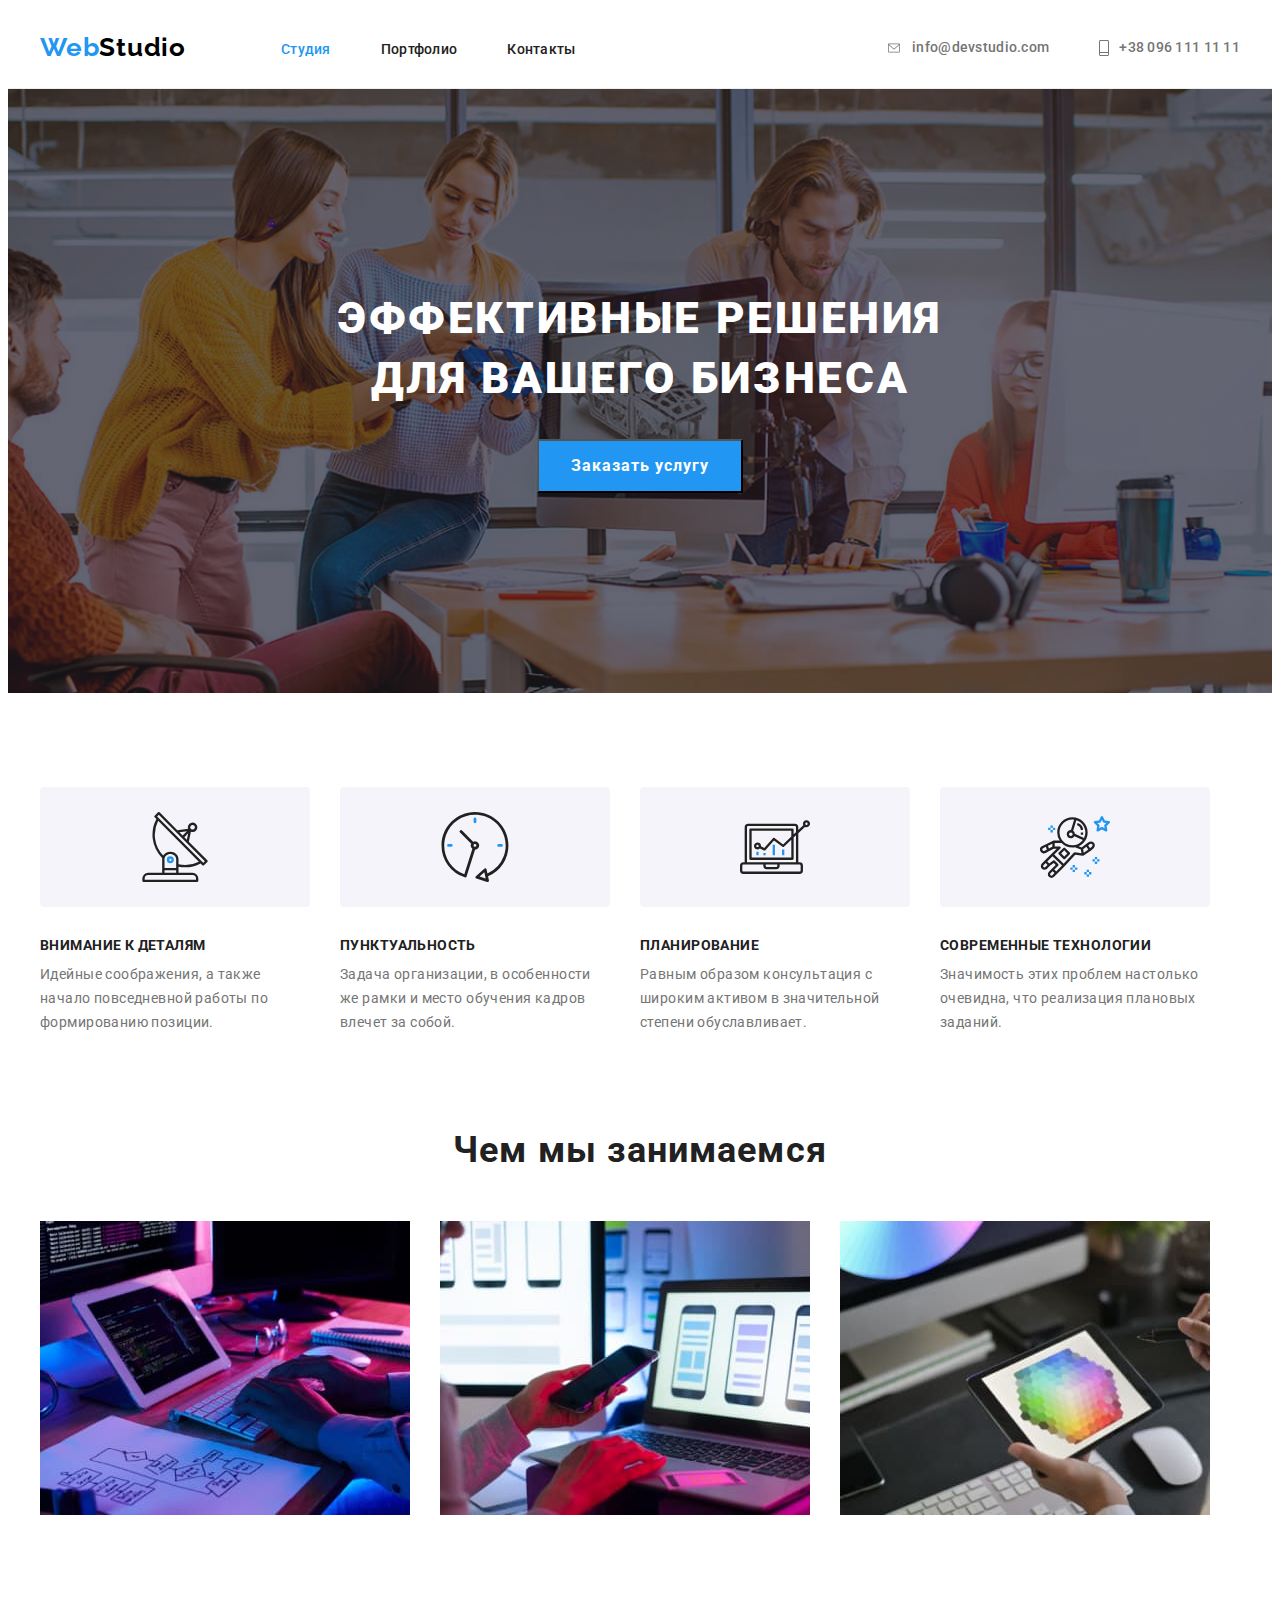
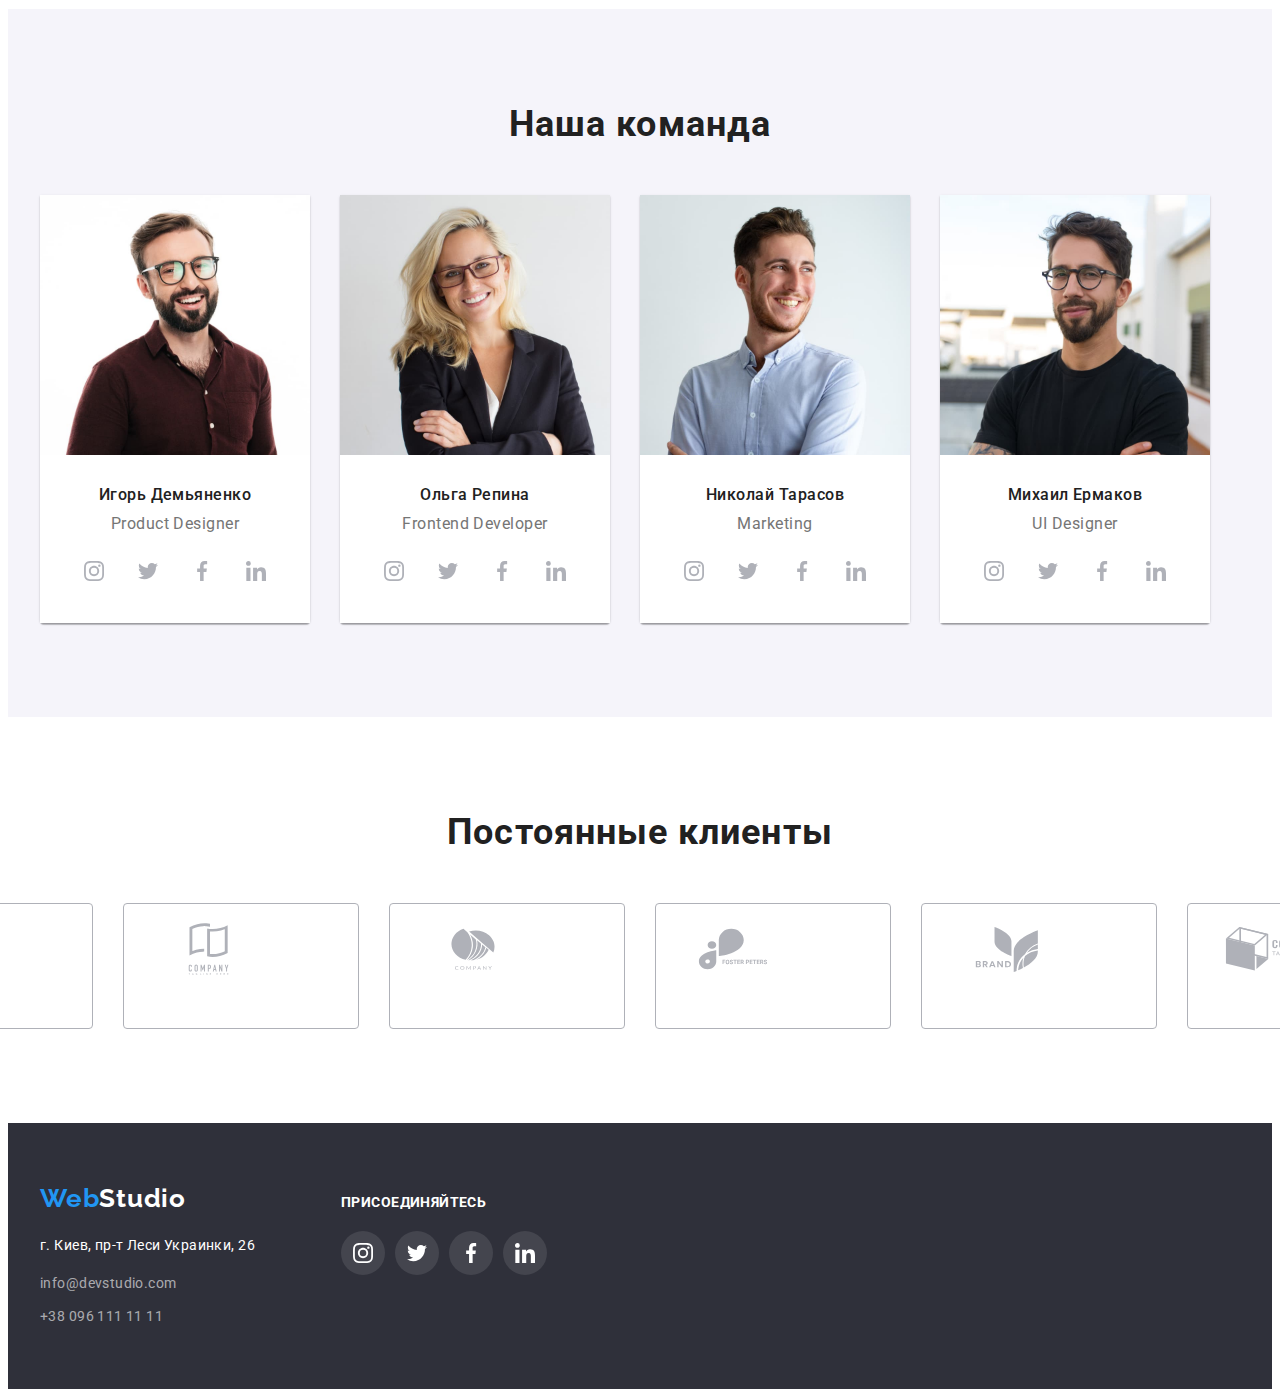
<file: index.html>
<!DOCTYPE html>
<html lang="ru">
  <head>
    <meta charset="UTF-8" />
    <meta http-equiv="X-UA-Compatible" content="IE=edge" />
    <meta name="viewport" content="width=device-width, initial-scale=1.0" />
    <link rel="preconnect" href="https://fonts.googleapis.com" />
    <link rel="preconnect" href="https://fonts.gstatic.com" crossorigin />
    <link
      href="https://fonts.googleapis.com/css2?family=Raleway:wght@700&family=Roboto:wght@400;500;700;900&display=swap"
      rel="stylesheet"
    />
    <link
      rel="stylesheet"
      href="https://cdnjs.cloudflare.com/ajax/libs/modern-normalize/1.1.0/modern-normalize.min.css"
      integrity="sha512-wpPYUAdjBVSE4KJnH1VR1HeZfpl1ub8YT/NKx4PuQ5NmX2tKuGu6U/JRp5y+Y8XG2tV+wKQpNHVUX03MfMFn9Q=="
      crossorigin="anonymous"
      referrerpolicy="no-referrer"
    />

    <link rel="stylesheet" href="./css/styles.css" />
    <title>Работа 4</title>
  </head>

  <body>
    <header class="header">
      <div class="container header-nav">
        <a href="" class="webstudio-header"><span class="webstudio-accent">Web</span>Studio</a>
        <ul class="site-nav list">
          <li class="item"><a href="" class="link current">Студия</a></li>
          <li class="item"><a href="./portfolio.html" class="link">Портфолио</a></li>
          <li class="item"><a href="" class="link">Контакты</a></li>
        </ul>
        <div class="auth-nav">
          <a class="auth-tel" href="mailto:info@devstudio.com">
            <svg class="ico-tel" width="16" height="12">
              <use href="./images/icons.svg#icon-envelope"></use>
            </svg>
            info@devstudio.com
          </a>
          <a class="auth-tel" href="tel:+380961111111">
            <svg class="ico-tel" width="10" height="16">
              <use href="./images/icons.svg#icon-smartphone"></use>
            </svg>
            +38 096 111 11 11</a>
        </div>
      </div>
    </header>

    <main>
      <!-- Герой -->
      <section class="hero">
        <div class="container">
          <h1 class="hero-title">Эффективные решения<br />для вашего бизнеса</h1>
          <button type="button" class="hero-btn">Заказать услугу</button>
        </div>
      </section>

      <!-- Особенности -->
      <section class="section">
        <div class="container">
          <h2 class="visually-hidden">Особенности</h2>
          <ul class="feature-list list">
            <li class="item">
              <div class="feature-ico">
                <svg width="70" height="70">
                  <use href="./images/icons.svg#icon-antenna"></use>
                </svg>
              </div>
              <h3 class="title">Внимание к деталям</h3>
              <p class="text">Идейные соображения, а также начало повседневной работы по формированию позиции.</p>
            </li>
            <li class="item">
              <div class="feature-ico">
              <svg width="70" height="70">
                <use href="./images/icons.svg#icon-clock"></use>
              </svg>
              </div>
              <h3 class="title">Пунктуальность</h3>
              <p class="text">Задача организации, в особенности же рамки и место обучения кадров влечет за собой.</p>
            </li>
            <li class="item">
              <div class="feature-ico">
              <svg width="70" height="70">
                <use href="./images/icons.svg#icon-diagram"></use>
              </svg>
              </div>
              <h3 class="title">Планирование</h3>
              <p class="text">Равным образом консультация с широким активом в значительной степени обуславливает.</p>
            </li>
            <li class="item">
              <div class="feature-ico">
              <svg width="70" height="70">
                <use href="./images/icons.svg#icon-astronaut"></use>
              </svg>
              </div>
              <h3 class="title">Современные технологии</h3>
              <p class="text">Значимость этих проблем настолько очевидна, что реализация плановых заданий.</p>
            </li>
          </ul>
        </div>
      </section>

      <!-- Чем мы занимаемся -->
      <section class="section section-padding-bottom">
        <div class="container">
          <h2 class="section-title">Чем мы занимаемся</h2>
          <ul class="work-list list">
            <li class="item">
              <img src="./images/img1.jpg" width="370" alt="Занятие 1" />
            </li>
            <li class="item">
              <img src="./images/img2.jpg" width="370" alt="Занятие 2" />
            </li>
            <li class="item">
              <img src="./images/img3.jpg" width="370" alt="Занятие 3" />
            </li>
          </ul>
        </div>
      </section>

      <!-- Наша команда -->
      <section class="section team-add">
        <div class="container">
          <h2 class="section-title">Наша команда</h2>
          <ul class="team-list list">
            <li class="item">
              <img src="./images/img4.jpg" width="270" alt="Игорь Демьяненко" />
              <div class="team">
                <h3 class="title">Игорь Демьяненко</h3>
                <p class="text" lang="en">Product Designer</p>
                <ul class="team-soc-list list">
                  <li class="team-soc-item">
                    <a href="" class="team-soc-link">
                      <svg class="masters-soc-icon" width="20" height="20">
                        <use href="./images/icons.svg#icon-instagram"></use>
                      </svg>
                    </a>
                  </li>
                  <li class="team-soc-item">
                    <a href="" class="team-soc-link">
                      <svg class="masters-soc-icon" width="20" height="20">
                      <use href="./images/icons.svg#icon-twitter"></use>
                      </svg>
                    </a>
                  </li>
                  <li class="team-soc-item">
                    <a href="" class="team-soc-link">
                      <svg class="masters-soc-icon" width="20" height="20">
                      <use href="./images/icons.svg#icon-facebook"></use>
                      </svg>
                    </a>
                  </li>
                  <li class="team-soc-item">
                    <a href="" class="team-soc-link">
                      <svg class="masters-soc-icon" width="20" height="20">
                        <use href="./images/icons.svg#icon-linkedin"></use>
                      </svg>
                    </a>
                  </li>
                </ul>
              </div>
            </li>
            <li class="item">
              <img src="./images/img5.jpg" width="270" alt="Ольга Репина" />
              <div class="team">
                <h3 class="title">Ольга Репина</h3>
                <p class="text" lang="en">Frontend Developer</p>
                <ul class="team-soc-list list">
                  <li class="team-soc-item">
                    <a href="" class="team-soc-link">
                      <svg class="masters-soc-icon" width="20" height="20">
                        <use href="./images/icons.svg#icon-instagram"></use>
                      </svg>
                    </a>
                  </li>
                  <li class="team-soc-item">
                    <a href="" class="team-soc-link">
                      <svg class="masters-soc-icon" width="20" height="20">
                        <use href="./images/icons.svg#icon-twitter"></use>
                      </svg>
                    </a>
                  </li>
                  <li class="team-soc-item">
                    <a href="" class="team-soc-link">
                      <svg class="masters-soc-icon" width="20" height="20">
                        <use href="./images/icons.svg#icon-facebook"></use>
                      </svg>
                    </a>
                  </li>
                  <li class="team-soc-item">
                    <a href="" class="team-soc-link">
                      <svg class="masters-soc-icon" width="20" height="20">
                        <use href="./images/icons.svg#icon-linkedin"></use>
                      </svg>
                    </a>
                  </li>
                </ul>
              </div>
            </li>
            <li class="item">
              <img src="./images/img6.jpg" width="270" alt="Николай Тарасов" />
              <div class="team">
                <h3 class="title">Николай Тарасов</h3>
                <p class="text" lang="en">Marketing</p>
                <ul class="team-soc-list list">
                  <li class="team-soc-item">
                    <a href="" class="team-soc-link">
                      <svg class="masters-soc-icon" width="20" height="20">
                        <use href="./images/icons.svg#icon-instagram"></use>
                      </svg>
                    </a>
                  </li>
                  <li class="team-soc-item">
                    <a href="" class="team-soc-link">
                      <svg class="masters-soc-icon" width="20" height="20">
                        <use href="./images/icons.svg#icon-twitter"></use>
                      </svg>
                    </a>
                  </li>
                  <li class="team-soc-item">
                    <a href="" class="team-soc-link">
                      <svg class="masters-soc-icon" width="20" height="20">
                        <use href="./images/icons.svg#icon-facebook"></use>
                      </svg>
                    </a>
                  </li>
                  <li class="team-soc-item">
                    <a href="" class="team-soc-link">
                      <svg class="masters-soc-icon" width="20" height="20">
                        <use href="./images/icons.svg#icon-linkedin"></use>
                      </svg>
                    </a>
                  </li>
                </ul>
              </div>
            </li>
            <li class="item">
              <img src="./images/img7.jpg" width="270" alt="Михаил Ермаков" />
              <div class="team">
                <h3 class="title">Михаил Ермаков</h3>
                <p class="text" lang="en">UI Designer</p>
                <ul class="team-soc-list list">
                  <li class="team-soc-item">
                    <a href="" class="team-soc-link">
                      <svg class="team-soc-icon" width="20" height="20">
                        <use href="./images/icons.svg#icon-instagram"></use>
                      </svg>
                    </a>
                  </li>
                  <li class="team-soc-item">
                    <a href="" class="team-soc-link">
                      <svg class="team-soc-icon" width="20" height="20">
                        <use href="./images/icons.svg#icon-twitter"></use>
                      </svg>
                    </a>
                  </li>
                  <li class="team-soc-item">
                    <a href="" class="team-soc-link">
                      <svg class="team-soc-icon" width="20" height="20">
                        <use href="./images/icons.svg#icon-facebook"></use>
                      </svg>
                    </a>
                  </li>
                  <li class="team-soc-item">
                    <a href="" class="team-soc-link">
                      <svg class="team-soc-icon" width="20" height="20">
                        <use href="./images/icons.svg#icon-linkedin"></use>
                      </svg>
                    </a>
                  </li>
                </ul>
              </div>
            </li>
          </ul>
        </div>
      </section>

      <!-- Постоянные клиенты -->
      <section class="section section-padding-bottom">
        <div class="container">
          <h2 class="section-title">Постоянные клиенты</h2>
          <ul class="clients-list list">
            <li class="client-item">
              <a href="" class="client-link">
                <svg width="106" height="60">
                  <use href="./images/icons.svg#icon-logo-a"></use>
                </svg>
              </a>
            </li>
            <li class="client-item">
              <a href="" class="client-link">
              <svg width="106" height="60">
                <use href="./images/icons.svg#icon-logo-b"></use>
              </svg>
              </a>
            </li>
            <li class="client-item">
              <a href="" class="client-link">
              <svg width="106" height="60">
                <use href="./images/icons.svg#icon-logo-c"></use>
              </svg>
              </a>
            </li>
            <li class="client-item">
              <a href="" class="client-link">
              <svg width="106" height="60">
                <use href="./images/icons.svg#icon-logo-d"></use>
              </svg>
              </a>
            </li>
            <li class="client-item">
              <a href="" class="client-link">
              <svg width="106" height="60">
                <use href="./images/icons.svg#icon-logo-e"></use>
              </svg>
              </a>
            </li>
            <li class="client-item">
              <a href="" class="client-link">
              <svg width="106" height="60">
                <use href="./images/icons.svg#icon-logo-f"></use>
              </svg>
              </a>
            </li>
          </ul>
        </div>
      </section>

    </main>

    <footer class="footer">
      <div class="footer-data container">
        <div class="footer-left">
          <a href="" class="webstudio-footer link"><span class="webstudio-accent">Web</span>Studio</a>
          <address>
            <p class="footer-address">г. Киев, пр-т Леси Украинки, 26</p>
            <a class="footer-tel" href="mailto:info@devstudio.com">info@devstudio.com</a>
            <a class="footer-tel" href="tel:+380961111111">+38 096 111 11 11</a>
          </address>
        </div>
        <div class="footer-right">
          <h2 class="footer-join">присоединяйтесь</h2>
          <ul class="join-soc-list list">
            <li class="join-soc-item">
              <a href="" class="join-soc-link">
                <svg class="join-soc-icon" width="20" height="20">
                  <use href="./images/icons.svg#icon-instagram"></use>
                </svg>
              </a>
            </li>
            <li class="join-soc-item">
              <a href="" class="join-soc-link">
                <svg class="join-soc-icon" width="20" height="20">
                  <use href="./images/icons.svg#icon-twitter"></use>
                </svg>
              </a>
            </li>
            <li class="join-soc-item">
              <a href="" class="join-soc-link">
                <svg class="join-soc-icon" width="20" height="20">
                  <use href="./images/icons.svg#icon-facebook"></use>
                </svg>
              </a>
            </li>
            <li class="join-soc-item">
              <a href="" class="join-soc-link">
                <svg class="join-soc-icon" width="20" height="20">
                  <use href="./images/icons.svg#icon-linkedin"></use>
                </svg>
              </a>
            </li>
          </ul>
        </div>
      </div>
    </footer>
  </body>
</html>
</file>
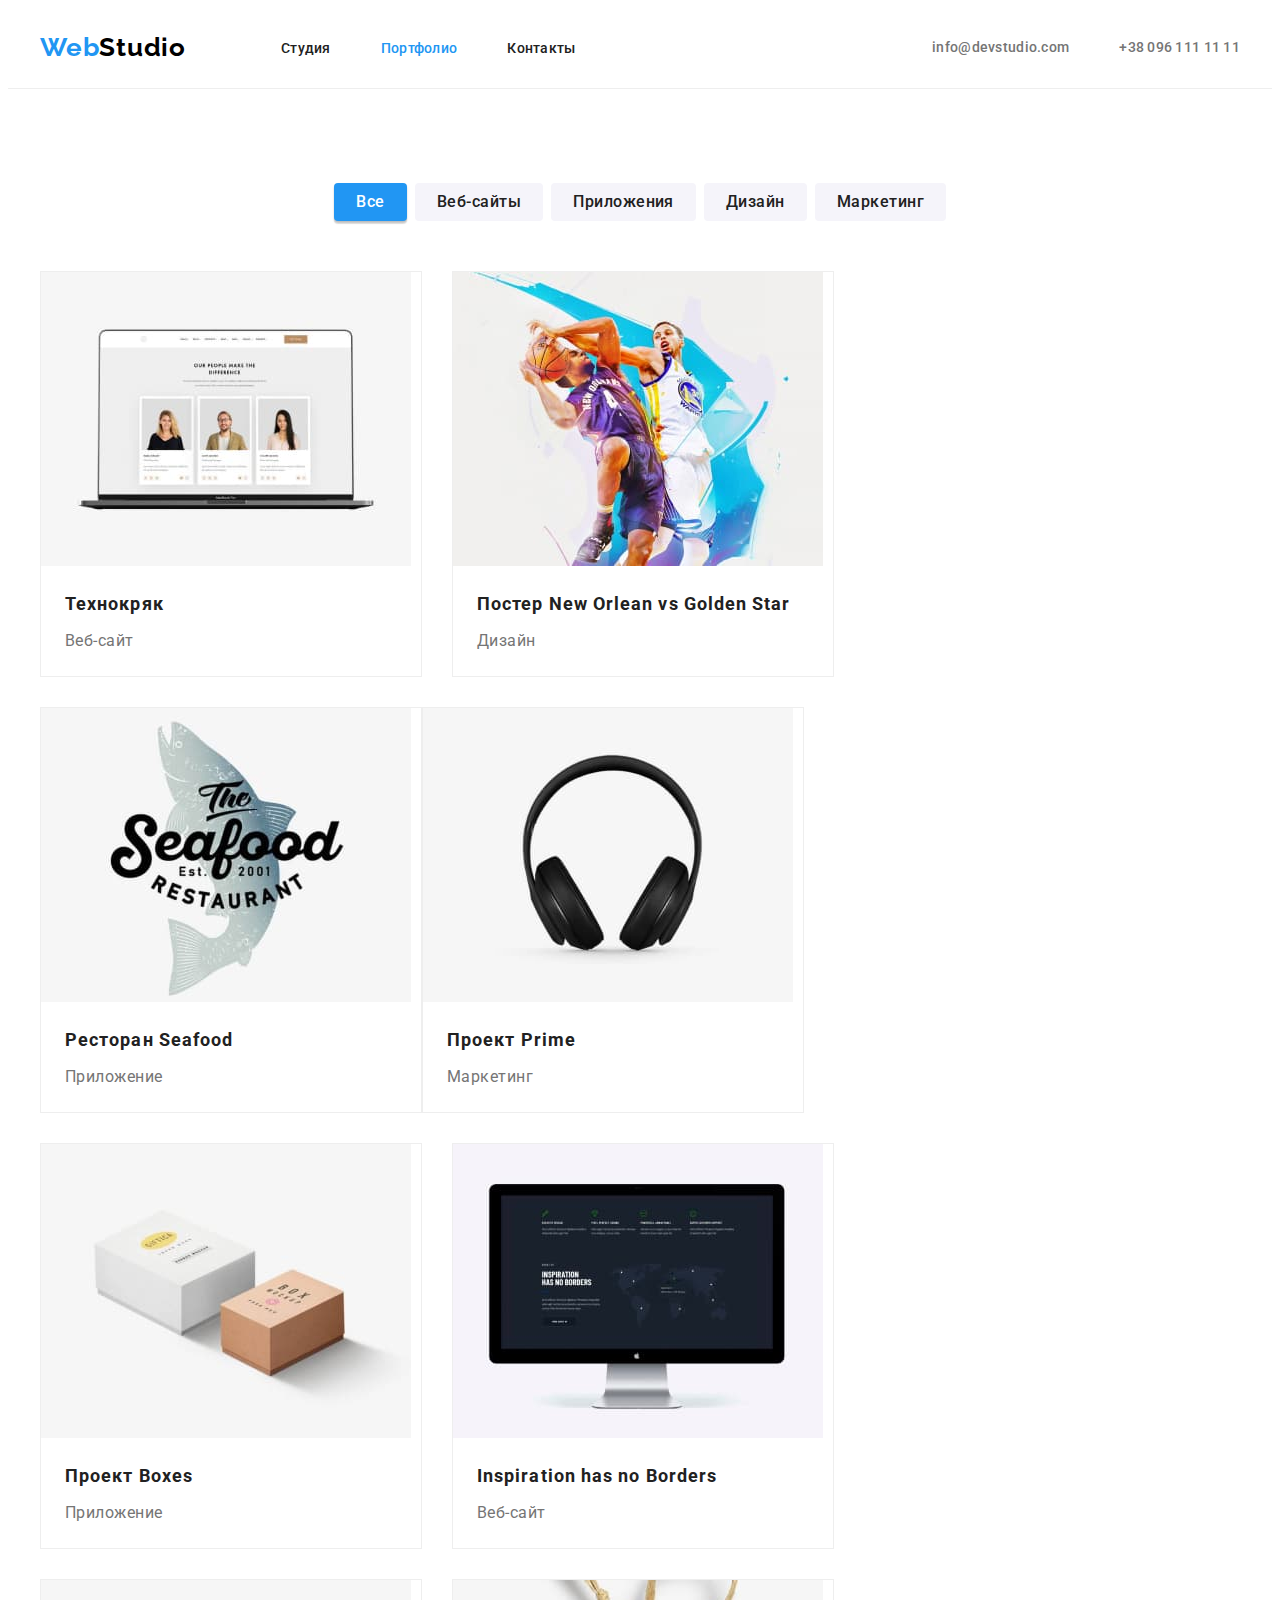
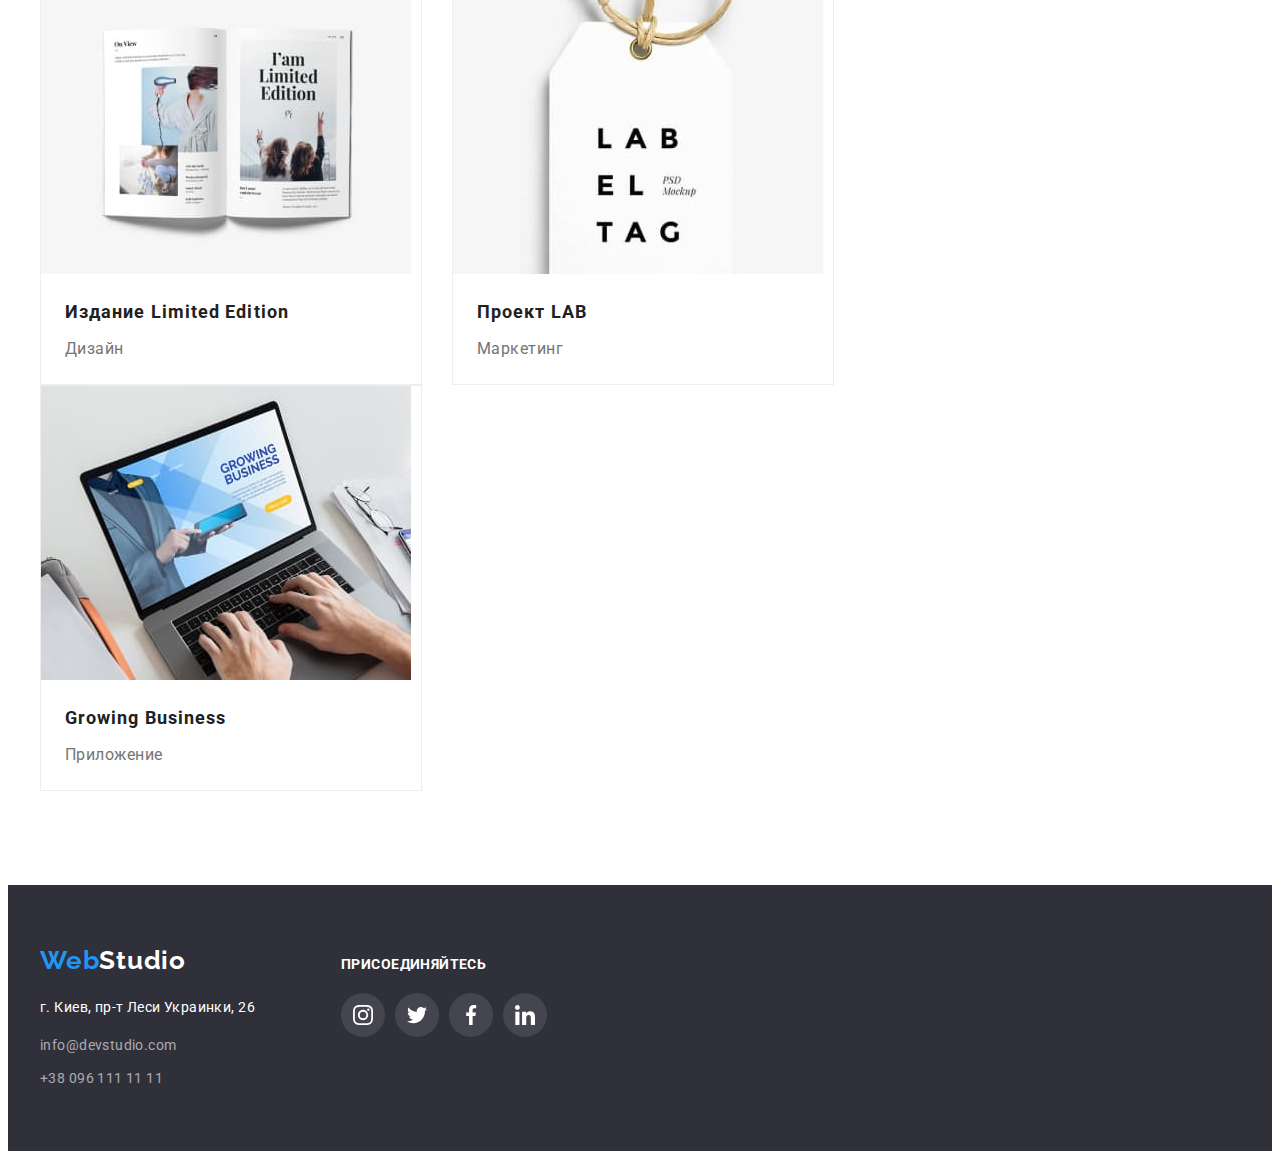
<file: portfolio.html>
<!DOCTYPE html>
<html lang="ru">

<head>
  <meta charset="UTF-8" />
  <meta http-equiv="X-UA-Compatible" content="IE=edge" />
  <meta name="viewport" content="width=device-width, initial-scale=1.0" />
  <link rel="preconnect" href="https://fonts.googleapis.com" />
  <link rel="preconnect" href="https://fonts.gstatic.com" crossorigin />
  <link href="https://fonts.googleapis.com/css2?family=Raleway:wght@700&family=Roboto:wght@400;500;700;900&display=swap"
    rel="stylesheet" />
  <link rel="stylesheet" href="https://cdnjs.cloudflare.com/ajax/libs/modern-normalize/1.1.0/modern-normalize.min.css"
    integrity="sha512-wpPYUAdjBVSE4KJnH1VR1HeZfpl1ub8YT/NKx4PuQ5NmX2tKuGu6U/JRp5y+Y8XG2tV+wKQpNHVUX03MfMFn9Q=="
    crossorigin="anonymous" referrerpolicy="no-referrer" />

  <link rel="stylesheet" href="./css/styles.css" />
  <title>Работа 4</title>
</head>

<body>
  <header class="header">
    <div class="container header-nav">
      <a href="" class="webstudio-header"><span class="webstudio-accent">Web</span>Studio</a>
      <ul class="site-nav list">
        <li class="item"><a href="./index.html" class="link">Студия</a></li>
        <li class="item"><a href="" class="link current">Портфолио</a></li>
        <li class="item"><a href="" class="link">Контакты</a></li>
      </ul>
      <div class="auth-nav">
        <a class="auth-tel" href="mailto:info@devstudio.com">info@devstudio.com</a>
        <a class="auth-tel" href="tel:+380961111111">+38 096 111 11 11</a>
      </div>
    </div>
  </header>

  <main>
    <section class="section">
      <div class="container">
        <h2 class="visually-hidden">Фильтры</h2>
        <ul class="filters list">
          <li class="filter-item"><button type="button" class="btn current">Все</button></li>
          <li class="filter-item"><button type="button" class="btn">Веб-сайты</button></li>
          <li class="filter-item"><button type="button" class="btn">Приложения</button></li>
          <li class="filter-item"><button type="button" class="btn">Дизайн</button></li>
          <li class="filter-item"><button type="button" class="btn">Маркетинг</button></li>
        </ul>

        <h2 class="visually-hidden">Проекты</h2>
        <ul class="projects list">
          <li class="item">
            <img src="./images/p-img1.jpg" width="370" alt="Проект 1" />
            <div class="project-data">
              <h3 class="title">Технокряк</h3>
              <p class="text">Веб-сайт</p>
            </div>
          </li>
          <li class="item">
            <img src="./images/p-img2.jpg" width="370" alt="Проект 2" />
            <div class="project-data">
              <h3 class="title">Постер <span lang="en">New Orlean vs Golden Star</span></h3>
              <p class="text">Дизайн</p>
            </div>
          </li>
          <li class="item">
            <img src="./images/p-img3.jpg" width="370" alt="Проект 3" />
            <div class="project-data">
              <h3 class="title">Ресторан <span lang="en">Seafood</span></h3>
              <p class="text">Приложение</p>
            </div>
          </li>
          <li class="item">
            <img src="./images/p-img4.jpg" width="370" alt="Проект 4" />
            <div class="project-data">
              <h3 class="title">Проект <span lang="en">Prime</span></h3>
              <p class="text">Маркетинг</p>
            </div>
          </li>
          <li class="item">
            <img src="./images/p-img5.jpg" width="370" alt="Проект 5" />
            <div class="project-data">
              <h3 class="title">Проект <span lang="en">Boxes</span></h3>
              <p class="text">Приложение</p>
            </div>
          </li>
          <li class="item">
            <img src="./images/p-img6.jpg" width="370" alt="Проект 6" />
            <div class="project-data">
              <h3 class="title" lang="en">Inspiration has no Borders</h3>
              <p class="text">Веб-сайт</p>
            </div>
          </li>
          <li class="item">
            <img src="./images/p-img7.jpg" width="370" alt="Проект 7" />
            <div class="project-data">
              <h3 class="title">Издание <span lang="en">Limited Edition</span></h3>
              <p class="text">Дизайн</p>
            </div>
          </li>
          <li class="item">
            <img src="./images/p-img8.jpg" width="370" alt="Проект 8" />
            <div class="project-data">
              <h3 class="title">Проект <span lang="en">LAB</span></h3>
              <p class="text">Маркетинг</p>
            </div>
          </li>
          <li class="item">
            <img src="./images/p-img9.jpg" width="370" alt="Проект 9" />
            <div class="project-data">
              <h3 class="title" lang="en">Growing Business</h3>
              <p class="text">Приложение</p>
            </div>
          </li>
        </ul>
      </div>
    </section>
  </main>

  <footer class="footer">
    <div class="footer-data container">
      <div class="footer-left">
        <a href="" class="webstudio-footer link"><span class="webstudio-accent">Web</span>Studio</a>
        <address>
          <p class="footer-address">г. Киев, пр-т Леси Украинки, 26</p>
          <a class="footer-tel" href="mailto:info@devstudio.com">info@devstudio.com</a>
          <a class="footer-tel" href="tel:+380961111111">+38 096 111 11 11</a>
        </address>
      </div>
      <div class="footer-right">
        <h2 class="footer-join">присоединяйтесь</h2>
        <ul class="join-soc-list list">
          <li class="join-soc-item">
            <a href="" class="join-soc-link">
              <svg class="join-soc-icon" width="20" height="20">
                <use href="./images/icons.svg#icon-instagram"></use>
              </svg>
            </a>
          </li>
          <li class="join-soc-item">
            <a href="" class="join-soc-link">
              <svg class="join-soc-icon" width="20" height="20">
                <use href="./images/icons.svg#icon-twitter"></use>
              </svg>
            </a>
          </li>
          <li class="join-soc-item">
            <a href="" class="join-soc-link">
              <svg class="join-soc-icon" width="20" height="20">
                <use href="./images/icons.svg#icon-facebook"></use>
              </svg>
            </a>
          </li>
          <li class="join-soc-item">
            <a href="" class="join-soc-link">
              <svg class="join-soc-icon" width="20" height="20">
                <use href="./images/icons.svg#icon-linkedin"></use>
              </svg>
            </a>
          </li>
        </ul>
      </div>
    </div>
  </footer>
</body>

</html>
</file>
<file: css/styles.css>
:root {
  --main-color: #757575;
  --main-bg-color: #ffffff;
  --webstudio-header-color: #000000;
  --webstudio-footer-color: #ffffff;
  --accent-color: #2196f3;
  --title-color: #212121;
  --dark-bg-color: #2f303a;
  --hero-title-color: #ffffff;
  --hero-bg-color: rgba(47, 48, 58, 0.4);
  --btn-text-color: #ffffff;
  --btn-bg-color: #f5f4fa;
  --feature-title-color: #212121;
  --team-bg-color: #f5f4fa;
  --team-card-color: #ffffff;
  --footer-addr-color: #ffffff;
  --footer-tel-color: rgba(255, 255, 255, 0.6);
  --border-color: #eeeeee;
  --logo-color: #AFB1B8;
  --join-bg-color: rgba(255, 255, 255, 0.1);
}

.visually-hidden {
  position: absolute;
  white-space: nowrap;
  width: 1px;
  height: 1px;
  overflow: hidden;
  border: 0;
  padding: 0;
  clip: rect(0 0 0 0);
  clip-path: inset(50%);
  margin: -1px;
}

body {
  font-family: 'Roboto', Tahoma, sans-serif;

  /* Основной цвет - цвет абзацев */
  color: var(--main-color);
  /* Основной фон страницы */
  background-color: var(--main-bg-color);
}

/* Утилиты */

/* Убираем точки и паддинги у списков */
.list {
  padding: 0;
  margin: 0;
  list-style: none;
}

/* Контейнер */
.container {
  margin-left: auto;
  margin-right: auto;
  width: 1200px;
  padding-left: 15px;
  padding-right: 15px;
  /* outline: 2px solid tomato; */
}

img {
  display: block;
  max-width: 100%;
  height: auto;
}

/* ---------------------HEADER--------------------- */

.webstudio-header {
  padding-top: 24px;
  padding-bottom: 25px;

  font-family: 'Raleway', Tahoma, sans-serif;
  font-weight: 700;
  font-size: 26px;
  line-height: 1.19;
  letter-spacing: 0.03em;

  color: var(--webstudio-header-color);

  text-decoration: none;
}

.webstudio-accent {
  color: var(--accent-color);
}

.header {
  border-bottom: 1px solid var(--border-color);
}
.header-nav {
  display: flex;
  align-items: center;
}

.site-nav {
  display: flex;
  margin-left: 95px;
}

.site-nav .item + .item {
  margin-left: 50px;
}

.site-nav .link {
  padding-top: 32px;
  padding-bottom: 32px;

  font-weight: 500;
  font-size: 14px;
  line-height: 1.14;
  letter-spacing: 0.02em;

  color: var(--title-color);

  text-decoration: none;
}

.site-nav .link:hover,
.site-nav .link:focus {
  color: var(--accent-color);
}

.site-nav .link.current {
  color: var(--accent-color);
}

.auth-nav {
  display: flex;
  margin-left: auto;
  fill: var(--main-color);
}

.auth-nav .auth-tel + .auth-tel {
  margin-left: 50px;
}

.auth-tel {
  display: flex;
  align-items:center;

  padding-top: 32px;
  padding-bottom: 32px;

  font-weight: 500;
  font-size: 14px;
  line-height: 1.14;
  letter-spacing: 0.02em;

  color: inherit;

  text-decoration: none;
}

.auth-tel:hover,
.auth-tel:focus,
.ico-tel:hover,
.ico-tel:focus {
  color: var(--accent-color);
  fill: var(--accent-color);
}

.ico-tel {
  margin-right: 10px;
 }

/* ---------------------HERO--------------------- */

.hero {
  padding-top: 200px;
  padding-bottom: 200px;
  margin: 0 auto;
  text-align: center;

  background-color: var(--dark-bg-color);
  background-image: linear-gradient(var(--hero-bg-color), var(--hero-bg-color)), url(../images/hero-bg.jpg);

  background-size: cover;
  background-position: center;
  background-repeat: no-repeat;
  max-width: 1600px;
}

.hero-title {
  margin-top: 0;
  margin-bottom: 30px;

  font-weight: 900;
  font-size: 44px;
  line-height: 1.36;
  letter-spacing: 0.06em;
  text-transform: uppercase;

  color: var(--hero-title-color);
}

.hero-btn {
  display: inline-block;
  padding: 10px 32px;
  min-width: 200px;

  font-family: inherit;
  font-weight: 700;
  font-size: 16px;
  line-height: 1.88;
  letter-spacing: 0.06em;

  color: var(--btn-text-color);
  background-color: var(--accent-color);

  cursor: pointer;
}

/* ---------------------SECTION--------------------- */

.section {
  padding-top: 94px;
}

.section-padding-bottom {
  padding-bottom: 94px;
}

.section-title {
  margin-top: 0;
  margin-bottom: 50px;

  font-size: 36px;
  line-height: 1.17;
  text-align: center;
  letter-spacing: 0.03em;
  color: var(--title-color);
}

/* ---------------------FEATURE--------------------- */

.feature-list {
  display: flex;
  flex-wrap: wrap;
}

.feature-list .item {
  width: 270px;
}

.feature-list .item + .item {
  margin-left: 30px;
}

.feature-ico {
  background-color: var(--team-bg-color);
  border-radius: 4px;
  height: 120px;
  margin-top: 0px;
  margin-bottom: 30px;
  display: flex;
  justify-content: center;
  align-items: center;
}

.feature-list .title {
  margin-top: 0px;
  margin-bottom: 10px;

  font-size: 14px;
  line-height: 16px;
  letter-spacing: 0.03em;
  text-transform: uppercase;
  color: var(--title-color);
}

.feature-list .text {
  margin-top: 0;
  margin-bottom: 0;

  font-size: 14px;
  line-height: 1.71;
  letter-spacing: 0.03em;
}

/* ---------------------WORK--------------------- */

.work-list {
  display: flex;
  flex-wrap: wrap;
}

.work-list .item {
  width: 370px;
}

.work-list .item + .item {
  margin-left: 30px;
}

/* ---------------------TEAM--------------------- */

.team-list {
  display: flex;
  flex-wrap: wrap;
}

.team-list .item {
  width: 270px;

  border-radius: 0px 0px 4px 4px;

  box-shadow: 0px 1px 3px rgba(0, 0, 0, 0.12),
  0px 1px 1px rgba(0, 0, 0, 0.14),
  0px 2px 1px rgba(0, 0, 0, 0.2);
}

.team-list .item + .item {
  margin-left: 30px;
}

.team {
  padding-top: 30px;
  padding-bottom: 30px;
  margin-top: 0px;
  background-color: var(--team-card-color);
}

.team-add {
  padding-bottom: 94px;
  background-color: var(--team-bg-color);
}

.team-list .title {
  margin-top: 0;
  margin-bottom: 10px;

  font-weight: 500;
  font-size: 16px;
  line-height: 1.19;
  text-align: center;
  letter-spacing: 0.03em;
  color: var(--title-color);
}

.team-list .text {
  margin-top: 0;
  margin-bottom: 16px;
  font-size: 16px;
  line-height: 1.19;
  text-align: center;
  letter-spacing: 0.03em;
}

.team-soc-list {
  display: flex;
  justify-content: center;
  align-items: center;
}


.team-soc-item+.team-soc-item {
  margin-left: 10px;
}

.team-soc-link {
  width: 44px;
  height: 44px;
  background-color: var(--team-card-color);
  border-radius: 50%;
  display: flex;
  justify-content: center;
  align-items: center;
  fill: var(--logo-color);
}

.team-soc-icon:hover,
.team-soc-link:hover,
.team-soc-icon:focus,
.team-soc-link:focus {
  background-color: var(--accent-color);
  fill: var(--team-card-color);
  color: var(--team-card-color);
}


/* ---------------------CLIENTS--------------------- */

.clients-list {
  display: flex;
  justify-content: center;
  align-items: center;
}

.client-link {
  display: block;
  width: 170px;
  height: 92px;
  border: 1px solid var(--logo-color);
  border-radius: 4px;
  padding: 16px 32px;
  fill: var(--logo-color);
}

.client-item+.client-item {
  margin-left: 30px;
}

.client-link:hover,
.client-link:focus {
  border: 1px solid var(--accent-color);
  fill: var(--accent-color);
}

/* ---------------------FOOTER--------------------- */

.footer {
  padding-top: 60px;
  padding-bottom: 60px;
  margin: 0 auto;

  background-color: var(--dark-bg-color);
}

.footer-data {
  display: flex;
}

.footer-left {
  width: 231px;
  margin-right: 70px;
}

.webstudio-footer {
  font-family: 'Raleway', Tahoma, sans-serif;
  font-weight: 700;
  font-size: 26px;
  line-height: 1.19;
  letter-spacing: 0.03em;
  color: var(--webstudio-footer-color);
  text-decoration: none;
}

.footer-address {
  margin-top: 20px;

  font-size: 14px;
  line-height: 1.71;
  letter-spacing: 0.03em;
  font-style: normal;
  color: var(--footer-addr-color);
}

.footer-tel {
  margin-top: 9px;

  display: block;
  font-size: 14px;
  line-height: 1.71;
  letter-spacing: 0.03em;
  font-style: normal;
  color: var(--footer-tel-color);

  text-decoration: none;
}

.footer-tel:hover,
.footer-tel:focus {
  color: var(--accent-color);
}

.footer-right {
  margin-top: 12px;
}

.footer-join {
    margin-top: 0;
    margin-bottom: 20px;
    font-size: 14px;
    line-height: 1.14;
    letter-spacing: 0.03em;
    text-transform: uppercase;
  
    color: var(--footer-addr-color);
}

.join-soc-list {
  display: flex;
  justify-content: center;
  align-items: center;
}


.join-soc-item+.join-soc-item {
  margin-left: 10px;
}

.join-soc-link {
  width: 44px;
  height: 44px;
  background-color: var(--join-bg-color);
  border-radius: 50%;
  display: flex;
  justify-content: center;
  align-items: center;
  fill: var(--footer-addr-color);
}

.join-soc-icon:hover,
.join-soc-link:hover,
.join-soc-icon:focus,
.join-soc-link:focus {
  background-color: var(--accent-color);
}
/* ---------------------PORTFOLIO--------------------- */

.filters {
  display: flex;
  flex-wrap: wrap;
  justify-content: center;
  margin-bottom: 50px;
}

.filter-item + .filter-item {
  margin-left: 8px;
}

.filter-item .btn {
  -webkit-appearance: none;
  -moz-appearance: none;
  appearance: none;
  border: 0;
  padding: 6px 22px;
  border-radius: 4px;
  min-width: 73px;
  font-family: inherit;
  font-weight: 500;
  font-size: 16px;
  line-height: 1.62;
  text-align: center;
  letter-spacing: 0.03em;
  cursor: pointer;
  color: var(--title-color);
  background-color: var(--btn-bg-color);
}

.filter-item .btn:hover,
.filter-item .btn:focus,
.filter-item .btn.current {
  color: var(--btn-text-color);
  background-color: var(--accent-color);
  box-shadow: 0px 3px 1px 0 rgba(0, 0, 0, 0.1),
  0px 1px 2px 0 rgba(0, 0, 0, 0.08),
  0px 2px 2px 0 rgba(0, 0, 0, 0.12);
}

.projects {
  display: flex;
  flex-wrap: wrap;

  margin: 0 0 94px 0;
}

.projects .item {
  width: calc((100% - 60px) / 3);

  margin: 0;

  border: 1px solid var(--border-color);
}

.projects .item:not(:nth-child(3n)) {
  margin-right: 30px;
}

.projects .item:not(:nth-last-child(-n + 3)) {
  margin-bottom: 30px;
}

.project-data {
  padding: 20px 24px;
}

.project-data .title {
  margin: 0;
  font-size: 18px;
  line-height: 2;
  letter-spacing: 0.06em;
  color: var(--title-color);
}

.project-data .text {
  margin: 4px 0 0 0;

  font-size: 16px;
  line-height: 1.88;
  letter-spacing: 0.03em;
}

.projects .item:hover {
  box-shadow: 0px 1px 1px rgba(0, 0, 0, 0.12),
  0px 4px 4px rgba(0, 0, 0, 0.06),
  1px 4px 6px rgba(0, 0, 0, 0.16);
}
</file>
